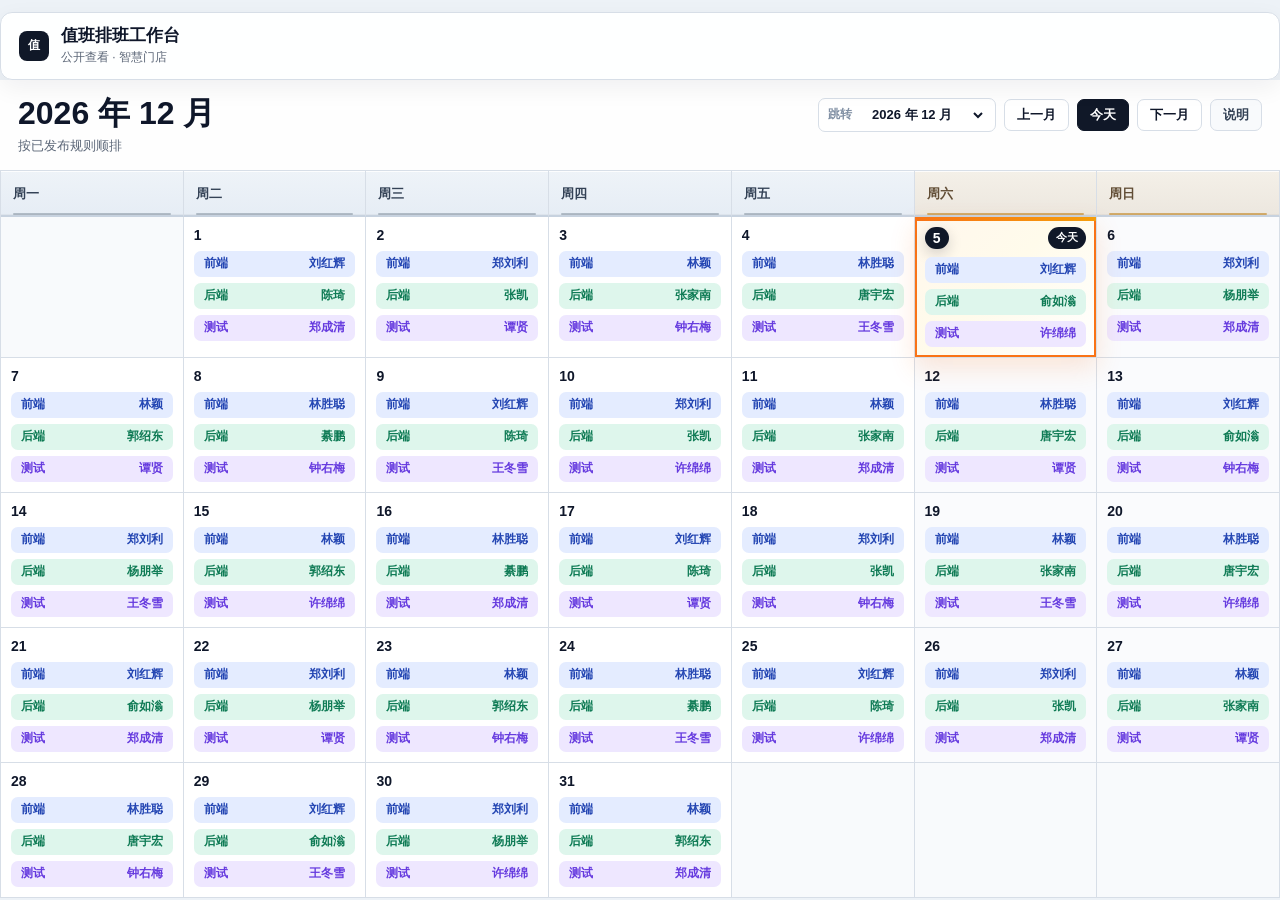
<file: index.html>
<!DOCTYPE html>
<html lang="zh-CN" data-route="public">
<head>
  <meta charset="UTF-8" />
  <meta name="viewport" content="width=device-width, initial-scale=1.0" />
  <link rel="icon" href="./favicon.svg" type="image/svg+xml" />
  <link rel="stylesheet" href="./workbench.css" />
  <title>值班排班工作台</title>
</head>
<body>
  <main id="workbenchMount" style="min-height:100dvh;display:grid;place-items:center;color:#5b6677;">正在加载排班…</main>
  <noscript>请启用 JavaScript 后查看排班。</noscript>
  <script src="./member-utils.js"></script>
  <script src="./organization-utils.js"></script>
  <script src="./schedule-utils.js"></script>
  <script src="./workbench.js"></script>
</body>
</html>
</file>
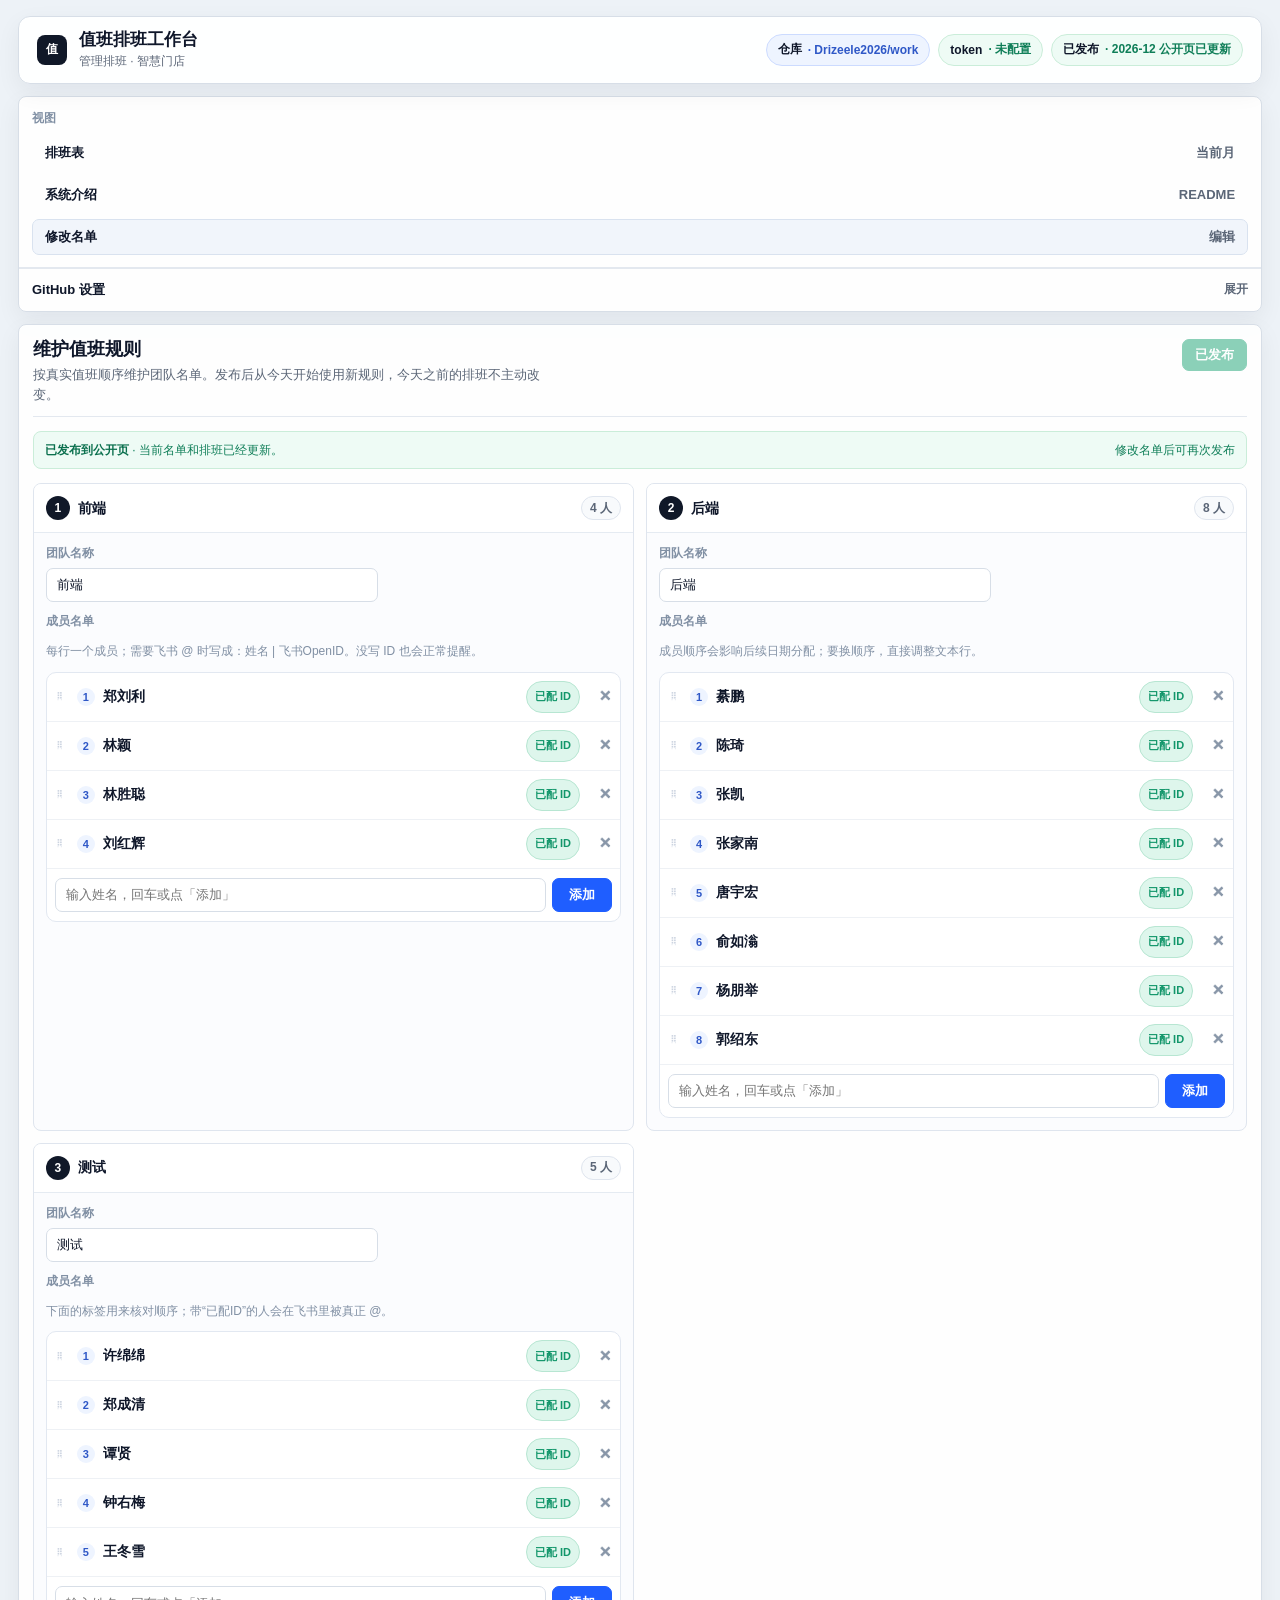
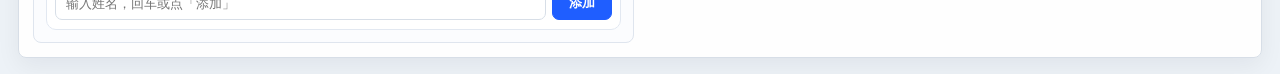
<file: admin/index.html>
<!DOCTYPE html>
<html lang="zh-CN" data-route="admin">
<head>
  <meta charset="UTF-8" />
  <meta name="viewport" content="width=device-width, initial-scale=1.0" />
  <link rel="icon" href="../favicon.svg" type="image/svg+xml" />
  <link rel="stylesheet" href="../workbench.css" />
  <title>值班排班工作台</title>
</head>
<body>
  <main id="workbenchMount" style="min-height:100dvh;display:grid;place-items:center;color:#5b6677;">正在加载排班…</main>
  <noscript>请启用 JavaScript 后管理排班。</noscript>
  <script src="../member-utils.js"></script>
  <script src="../organization-utils.js"></script>
  <script src="../schedule-utils.js"></script>
  <script src="../publication-module.js"></script>
  <script src="../workbench.js"></script>
</body>
</html>
</file>
<file: workbench.css>
:root {
      --bg: #edf2f7;
      --surface: #ffffff;
      --line: #d7dee7;
      --ink: #0f172a;
      --sub: #5b6677;
      --muted: #8190a4;
      --primary: #1f5eff;
      --primary-soft: #e4ecff;
      --success: #12966a;
      --success-soft: #def6ec;
      --violet: #7b4fe0;
      --violet-soft: #eee7ff;
      --amber: #bd7600;
      --amber-soft: #fff0d3;
      --danger: #c2413c;
      --danger-soft: #ffe4e1;
      --radius: 8px;
      --shadow: 0 8px 24px rgba(15, 23, 42, 0.06);
    }

    * { box-sizing: border-box; }

    html, body { min-height: 100%; }

    body {
      margin: 0;
      background: var(--bg);
      color: var(--ink);
      font-family: -apple-system, BlinkMacSystemFont, "PingFang SC", "Hiragino Sans GB", "Microsoft YaHei", sans-serif;
      letter-spacing: 0;
    }

    button, input, select, textarea {
      font: inherit;
      letter-spacing: 0;
    }

    button {
      min-height: 32px;
      border: 1px solid var(--line);
      border-radius: 7px;
      padding: 0 12px;
      background: #fff;
      color: var(--ink);
      font-size: 13px;
      font-weight: 700;
      cursor: pointer;
      white-space: nowrap;
      transition: background-color 160ms ease, border-color 160ms ease, color 160ms ease;
    }

    button:hover { background: #f6f8fb; border-color: #c7d0dd; }
    button:focus-visible, input:focus-visible, select:focus-visible, textarea:focus-visible {
      outline: 2px solid rgba(31, 94, 255, 0.34);
      outline-offset: 2px;
    }

    button.primary { background: #101828; border-color: #101828; color: #fff; }
    button.primary:hover { background: #1d2939; border-color: #1d2939; }
    button.success { background: #0f9f6e; border-color: #0f9f6e; color: #fff; }
    button.success:hover { background: #0d875f; border-color: #0d875f; }
    button:disabled {
      cursor: not-allowed;
      opacity: 0.48;
    }
    button:disabled:hover {
      background: inherit;
      border-color: var(--line);
    }
    button.loading {
      display: inline-flex;
      align-items: center;
      justify-content: center;
      gap: 8px;
      opacity: 0.78;
    }
    button.loading::before {
      content: "";
      width: 12px;
      height: 12px;
      border: 2px solid rgba(255, 255, 255, 0.42);
      border-top-color: #fff;
      border-radius: 999px;
      animation: spin 800ms linear infinite;
    }
    button.primary.loading:disabled,
    button.primary.loading:disabled:hover {
      background: #101828;
      border-color: #101828;
      color: #fff;
    }
    @keyframes spin {
      to { transform: rotate(360deg); }
    }
    @media (prefers-reduced-motion: reduce) {
      button.loading::before { animation: none; }
    }

    input, select, textarea {
      width: 100%;
      border: 1px solid var(--line);
      border-radius: 7px;
      background: #fff;
      color: var(--ink);
      font-size: 13px;
      outline: none;
    }

    input, select { height: 34px; padding: 0 10px; }
    textarea { min-height: 86px; padding: 9px 10px; line-height: 1.5; resize: vertical; }
    label { display: block; margin: 0 0 6px; color: var(--muted); font-size: 12px; font-weight: 700; }

    .wrap {
      width: 100%;
      max-width: none;
      min-height: 100dvh;
      margin: 0 auto;
      padding: 16px clamp(12px, 1.4vw, 22px);
    }

    .topbar {
      position: sticky;
      top: 12px;
      z-index: 20;
      display: flex;
      align-items: center;
      justify-content: space-between;
      gap: 16px;
      min-height: 60px;
      margin-bottom: 12px;
      padding: 14px 18px;
      border: 1px solid var(--line);
      border-radius: 12px;
      background: rgba(255, 255, 255, 0.94);
      box-shadow: var(--shadow);
      backdrop-filter: blur(10px);
    }

    .brand { display: flex; align-items: center; gap: 12px; min-width: 0; }
    .brand-mark {
      width: 30px;
      height: 30px;
      border-radius: 8px;
      display: grid;
      place-items: center;
      background: #101828;
      color: #fff;
      font-size: 12px;
      font-weight: 800;
      flex: 0 0 auto;
    }
    .brand-text { min-width: 0; }
    .brand-text .title { font-size: 17px; font-weight: 800; line-height: 1.1; }
    .brand-text .sub { margin-top: 3px; font-size: 12px; color: var(--sub); line-height: 1.35; }

    .topbar-status {
      display: flex;
      align-items: center;
      justify-content: flex-end;
      gap: 8px;
      flex-wrap: wrap;
    }

    .chip {
      height: 30px;
      padding: 0 11px;
      border-radius: 999px;
      border: 1px solid var(--line);
      background: #fff;
      display: inline-flex;
      align-items: center;
      gap: 6px;
      font-size: 12px;
      color: var(--sub);
      white-space: nowrap;
    }
    .chip strong { color: var(--ink); }
    .chip.primary { background: #eef4ff; border-color: #ccdbff; color: #2f58c7; }
    .chip.success { background: #eefbf5; border-color: #caedd9; color: #0f7e58; }
    .chip.warn { background: var(--amber-soft); border-color: #f4dc9e; color: #9a6600; }
    .chip.danger { background: var(--danger-soft); border-color: #f2b7b3; color: var(--danger); }
    .chip-button { cursor: pointer; }
    .chip-button:hover { background: #f6f8fb; border-color: #c7d0dd; }
    .chip-button.primary:hover { background: #e6efff; border-color: #b9ccff; color: #244bb4; }
    .chip-button.success:hover { background: #e4f8ee; border-color: #b8e5cd; color: #0b704e; }
    .chip-button.warn:hover { background: #ffe9b8; border-color: #edcb79; color: #805200; }
    .admin-only, .nav-link.admin-nav, #manageDetails { display: none; }
    body.admin-mode .admin-only { display: inline-flex; }
    body.admin-mode .nav-link.admin-nav { display: flex; }
    body.admin-mode #manageDetails { display: block; }

    .layout {
      display: grid;
      grid-template-columns: minmax(0, 1fr);
      gap: 12px;
      align-items: start;
    }
    body.admin-mode .layout { grid-template-columns: 224px minmax(0, 1fr); }

    .panel, .card {
      border: 1px solid var(--line);
      border-radius: var(--radius);
      background: rgba(255, 255, 255, 0.92);
      box-shadow: var(--shadow);
      overflow: hidden;
      min-width: 0;
    }

    .side {
      display: none;
      position: sticky;
      top: 88px;
    }
    body.admin-mode .side { display: block; }

    body:not(.admin-mode) .wrap { padding: 0; }
    body:not(.admin-mode) .main { gap: 0; }
    body:not(.admin-mode) .schedule-shell {
      min-height: calc(100dvh - 104px);
      border: 0;
      border-radius: 0;
      box-shadow: none;
    }
    body:not(.admin-mode) .calendar-grid {
      min-height: calc(100dvh - 206px);
    }
    body:not(.admin-mode) .day-cell {
      min-height: max(110px, calc((100dvh - 252px) / var(--calendar-weeks)));
    }

    .section {
      padding: 13px 13px 12px;
      border-bottom: 1px solid #e3e8ef;
    }
    .section:last-child { border-bottom: 0; }
    .section-title {
      margin: 0 0 8px;
      color: var(--muted);
      font-size: 12px;
      font-weight: 800;
    }

    .nav { display: grid; gap: 6px; }
    .nav-link {
      width: 100%;
      height: 36px;
      border: 1px solid transparent;
      background: transparent;
      display: flex;
      align-items: center;
      justify-content: space-between;
      color: var(--ink);
      font-size: 13px;
      font-weight: 700;
    }
    .nav-link strong { color: var(--sub); font-weight: 700; }
    .nav-link.active { background: #f1f5fb; border-color: #d9e2ef; }

    .mini-grid { display: grid; gap: 8px; }
    .mini-row {
      display: flex;
      align-items: center;
      justify-content: space-between;
      gap: 10px;
      color: var(--sub);
      font-size: 13px;
      line-height: 1.35;
    }
    .mini-row strong { color: var(--ink); }

    .field-grid {
      display: grid;
      grid-template-columns: 1fr 1fr;
      gap: 10px;
      margin-bottom: 10px;
    }

    .action-grid { display: grid; gap: 8px; }
    .button-row { display: flex; flex-wrap: wrap; gap: 8px; }

    details.config { border-top: 1px solid #e3e8ef; }
    details.config summary {
      list-style: none;
      cursor: pointer;
      padding: 12px 13px;
      color: var(--ink);
      font-size: 13px;
      font-weight: 800;
      display: flex;
      align-items: center;
      justify-content: space-between;
    }
    details.config summary::-webkit-details-marker { display: none; }
    details.config summary::after { content: "展开"; color: var(--sub); font-size: 12px; font-weight: 700; }
    details.config[open] summary::after { content: "收起"; }

    .config-tip {
      margin: 0 13px 12px;
      padding: 10px 11px;
      border: 1px solid #d5e3ff;
      border-radius: var(--radius);
      background: #f5f8ff;
      color: #395783;
      font-size: 12px;
      line-height: 1.5;
    }

    .team-box {
      margin: 0 13px 12px;
      padding: 11px;
      border: 1px solid #dfe5ee;
      border-radius: var(--radius);
      background: #fbfcfe;
    }
    .team-box h3 { margin: 0 0 10px; font-size: 13px; line-height: 1.2; }
    .team-box label:not(:first-of-type) { margin-top: 8px; }

    .manage-workbench {
      display: none;
      overflow: visible;
      scroll-margin-top: 96px;
    }
    .manage-workbench.visible { display: block; }
    .confirm-workbench {
      display: none;
      overflow: visible;
      scroll-margin-top: 96px;
    }
    .confirm-workbench.visible { display: block; }
    .team-config {
      padding: 14px;
      display: grid;
      gap: 14px;
    }
    .team-config-head {
      display: flex;
      align-items: flex-start;
      justify-content: space-between;
      gap: 16px;
      padding-bottom: 12px;
      border-bottom: 1px solid #e3e8ef;
    }
    .team-config-head h2 {
      margin: 0;
      font-size: 18px;
      line-height: 1.2;
    }
    .team-config-head p {
      margin: 5px 0 0;
      max-width: 72ch;
      color: var(--sub);
      font-size: 13px;
      line-height: 1.5;
    }
    .team-config-actions {
      display: flex;
      align-items: center;
      justify-content: flex-end;
      gap: 8px;
      flex-wrap: wrap;
      flex: 0 0 auto;
    }
    .team-editor-grid {
      display: grid;
      grid-template-columns: repeat(3, minmax(0, 1fr));
      gap: 12px;
    }
    .team-editor {
      border: 1px solid #dfe5ee;
      border-radius: var(--radius);
      background: #fbfcfe;
      min-width: 0;
      overflow: hidden;
    }
    .team-editor-head {
      display: flex;
      align-items: center;
      justify-content: space-between;
      gap: 10px;
      padding: 12px;
      border-bottom: 1px solid #e5ebf2;
      background: #fff;
    }
    .team-title-wrap {
      display: flex;
      align-items: center;
      gap: 8px;
      min-width: 0;
    }
    .team-index {
      width: 24px;
      height: 24px;
      border-radius: 999px;
      display: grid;
      place-items: center;
      background: #101828;
      color: #fff;
      font-size: 12px;
      font-weight: 800;
      flex: 0 0 auto;
    }
    .team-title {
      overflow: hidden;
      color: var(--ink);
      font-size: 14px;
      font-weight: 800;
      line-height: 1.2;
      text-overflow: ellipsis;
      white-space: nowrap;
    }
    .team-count {
      height: 24px;
      padding: 0 8px;
      border: 1px solid #dfe5ee;
      border-radius: 999px;
      display: inline-flex;
      align-items: center;
      color: var(--sub);
      background: #f8fafc;
      font-size: 12px;
      font-weight: 800;
      white-space: nowrap;
    }
    .team-editor-body {
      padding: 12px;
      display: grid;
      gap: 11px;
    }
    .team-form-grid {
      display: grid;
      grid-template-columns: minmax(0, 1fr) minmax(128px, 0.7fr);
      gap: 10px;
    }
    .member-field { display: grid; gap: 7px; }
    .member-field textarea { display: none; }  /* 隐藏，仅作数据载体；编辑走下面的结构化列表 */
    .member-preview { display: block; border: 1px solid #e2e8f1; border-radius: 10px; background: #fff; }
    .mrow {
      display: grid; grid-template-columns: auto 1fr auto; align-items: center; gap: 6px 6px;
      padding: 7px 8px 7px 2px; border-bottom: 1px solid #eef1f5; transition: background .12s, opacity .12s;
    }
    .mrow:hover { background: #fafbfd; }
    .mrow.dragging { opacity: .4; }
    .mrow.drag-over { box-shadow: inset 0 2px 0 var(--brand, #1f5eff); }
    .mrow-grip {
      width: 22px; align-self: stretch; display: grid; place-items: center;
      color: #ccd4e0; cursor: grab; font-size: 13px; user-select: none;
    }
    .mrow-grip:active { cursor: grabbing; }
    .mrow:hover .mrow-grip { color: #8896a8; }
    .mrow-main { display: flex; align-items: center; gap: 8px; min-width: 0; }
    .mrow-order {
      width: 18px; height: 18px; border-radius: 999px; flex: 0 0 auto;
      background: #eef4ff; color: #2f58c7; font-size: 11px; font-weight: 800;
      display: grid; place-items: center;
    }
    .mrow-name {
      flex: 1 1 auto; min-width: 40px; width: 40px; border: none; background: transparent;
      font-size: 14px; font-weight: 600; color: var(--ink); padding: 2px 0; text-overflow: ellipsis;
    }
    .mrow-name:focus { outline: none; box-shadow: inset 0 -1px 0 var(--brand, #1f5eff); }
    .mrow-id {
      flex: 0 0 auto; font-size: 11px; font-weight: 700; padding: 2px 8px; border-radius: 999px;
      border: 1px solid #d7dee7; background: #f4f7fb; color: #8090a3; cursor: pointer; white-space: nowrap;
      transition: background .15s, color .15s, border-color .15s;
    }
    .mrow-id.on { background: #def6ec; border-color: #b7e6d2; color: #12966a; }
    .mrow-del {
      width: 26px; height: 26px; border-radius: 6px; border: 1px solid transparent;
      background: transparent; cursor: pointer; color: #8896a8; font-size: 13px; line-height: 1;
      display: grid; place-items: center; transition: background .12s, color .12s;
    }
    .mrow-del:hover { background: #fbecec; color: #c0392b; }
    .mrow-id-edit { grid-column: 1 / -1; padding-left: 28px; }
    .mrow-id-edit[hidden] { display: none; }
    .mrow-oid {
      width: 100%; box-sizing: border-box; font-size: 12px;
      font-family: ui-monospace, SFMono-Regular, Menlo, monospace;
      padding: 5px 8px; border: 1px solid #d7dee7; border-radius: 6px; color: #5b6577;
    }
    .mrow-empty { padding: 16px 12px; text-align: center; color: #8090a3; font-size: 13px; }
    .mrow-add { display: flex; gap: 6px; padding: 9px 8px; }
    .mrow-addname { flex: 1; min-width: 0; font-size: 13px; padding: 7px 10px; border: 1px solid #d7dee7; border-radius: 7px; }
    .mrow-addname:focus { outline: none; border-color: var(--brand, #1f5eff); box-shadow: 0 0 0 3px rgba(31,94,255,.1); }
    .mrow-addbtn {
      font-size: 13px; font-weight: 700; padding: 7px 16px; border-radius: 7px; white-space: nowrap;
      border: 1px solid var(--brand, #1f5eff); background: var(--brand, #1f5eff); color: #fff; cursor: pointer;
      transition: background .12s;
    }
    .mrow-addbtn:hover { background: #1a52e0; }
    .member-chip {
      min-height: 24px;
      max-width: 100%;
      padding: 3px 8px 3px 4px;
      border: 1px solid #dfe5ee;
      border-radius: 999px;
      background: #fff;
      display: inline-flex;
      align-items: center;
      gap: 6px;
      color: var(--ink);
      font-size: 12px;
      font-weight: 700;
      line-height: 1.2;
    }
    .member-order {
      width: 17px;
      height: 17px;
      border-radius: 999px;
      display: grid;
      place-items: center;
      background: #eef4ff;
      color: #2f58c7;
      font-size: 11px;
      font-weight: 800;
      flex: 0 0 auto;
    }
    .member-id-mark {
      padding: 2px 5px;
      border-radius: 999px;
      background: #e7f7ef;
      color: #0f7b55;
      font-size: 10px;
      font-weight: 800;
    }
    .empty-preview {
      color: var(--muted);
      font-size: 12px;
      line-height: 1.5;
    }
    .inline-help {
      margin: 0;
      color: var(--muted);
      font-size: 12px;
      line-height: 1.45;
    }
    .status-strip {
      min-height: 38px;
      padding: 9px 11px;
      border: 1px solid #f4dc9e;
      border-radius: var(--radius);
      background: var(--amber-soft);
      color: #805200;
      display: flex;
      align-items: center;
      justify-content: space-between;
      gap: 12px;
      font-size: 12px;
      line-height: 1.45;
    }
    .status-strip strong { color: #5f3b00; }
    .status-strip.success {
      border-color: #caedd9;
      background: #eefbf5;
      color: #0f7e58;
    }
    .status-strip.success strong { color: #0b704e; }
    .status-strip.danger {
      border-color: #f2b7b3;
      background: var(--danger-soft);
      color: var(--danger);
    }
    .status-strip.danger strong { color: var(--danger); }
    .confirm-layout {
      padding: 14px;
      display: grid;
      grid-template-columns: minmax(0, 1fr) 286px;
      gap: 14px;
      align-items: start;
    }
    .confirm-main {
      display: grid;
      gap: 12px;
      min-width: 0;
    }
    .confirm-head {
      display: flex;
      align-items: flex-start;
      justify-content: space-between;
      gap: 16px;
      padding-bottom: 12px;
      border-bottom: 1px solid #e3e8ef;
    }
    .confirm-head h2 {
      margin: 0;
      font-size: 18px;
      line-height: 1.2;
    }
    .confirm-head p {
      margin: 5px 0 0;
      max-width: 68ch;
      color: var(--sub);
      font-size: 13px;
      line-height: 1.5;
    }
    .confirm-grid {
      display: grid;
      grid-template-columns: 330px minmax(0, 1fr);
      gap: 12px;
      align-items: start;
    }
    .review-box, .publish-box {
      border: 1px solid #dfe5ee;
      border-radius: var(--radius);
      background: #fbfcfe;
      overflow: hidden;
      min-width: 0;
    }
    .review-box h3, .publish-box h3 {
      margin: 0;
      padding: 12px;
      border-bottom: 1px solid #e5ebf2;
      background: #fff;
      font-size: 14px;
      line-height: 1.2;
    }
    .review-body, .publish-body {
      padding: 12px;
      display: grid;
      gap: 10px;
    }
    .team-review {
      display: grid;
      gap: 8px;
    }
    .team-review-row {
      padding: 9px 0;
      border-bottom: 1px solid #edf1f5;
      display: grid;
      gap: 5px;
    }
    .team-review-row:last-child { border-bottom: 0; }
    .team-review-row strong {
      display: flex;
      align-items: center;
      justify-content: space-between;
      gap: 8px;
      font-size: 13px;
    }
    .team-review-row span {
      color: var(--sub);
      font-size: 12px;
      line-height: 1.45;
    }
    .mini-calendar {
      display: grid;
      grid-template-columns: repeat(7, minmax(0, 1fr));
      border-top: 1px solid var(--line);
      border-left: 1px solid var(--line);
      background: #fff;
    }
    .mini-calendar-head, .mini-calendar-cell {
      border-right: 1px solid var(--line);
      border-bottom: 1px solid var(--line);
      min-width: 0;
    }
    .mini-calendar-head {
      padding: 7px 6px;
      background: #f5f7fa;
      color: var(--muted);
      text-align: center;
      font-size: 11px;
      font-weight: 800;
    }
    .mini-calendar-cell {
      min-height: 58px;
      padding: 6px;
      color: var(--sub);
      font-size: 11px;
      line-height: 1.35;
    }
    .mini-calendar-cell.empty { background: #f8fafc; }
    .mini-calendar-empty {
      grid-column: 1 / -1;
      min-height: 150px;
      padding: 28px 16px;
      border-right: 1px solid var(--line);
      border-bottom: 1px solid var(--line);
      display: grid;
      place-items: center;
      color: var(--muted);
      font-size: 13px;
      text-align: center;
      line-height: 1.5;
    }
    .mini-calendar-cell strong {
      display: block;
      margin-bottom: 3px;
      color: var(--ink);
      font-size: 12px;
    }
    .mini-calendar-lines {
      display: grid;
      gap: 2px;
    }
    .publish-note {
      margin: 0;
      color: var(--sub);
      font-size: 12px;
      line-height: 1.5;
    }

    .message {
      display: none;
      margin-top: 10px;
      padding: 9px 10px;
      border-radius: 7px;
      font-size: 12px;
      line-height: 1.45;
    }
    .message.info { color: #1d4ed8; background: #eef4ff; border: 1px solid #d5e3ff; }
    .message.error { color: #9f1f18; background: #fff1f0; border: 1px solid #ffc8c3; }
    .message.ok { color: #0e6f4f; background: #eefbf5; border: 1px solid #c4ecd9; }

    .main {
      display: grid;
      gap: 12px;
      min-width: 0;
    }

    .schedule-shell {
      min-height: calc(100dvh - 104px);
      display: flex;
      flex-direction: column;
      overflow: hidden;
    }

    .main-header {
      padding: 16px 18px 14px;
      display: flex;
      align-items: flex-start;
      justify-content: space-between;
      gap: 16px;
    }
    .main-header h1 {
      margin: 0;
      font-size: 32px;
      line-height: 1.1;
      letter-spacing: 0;
    }
    .main-header p {
      margin: 6px 0 0;
      color: var(--sub);
      font-size: 13px;
      line-height: 1.45;
    }
    .header-controls {
      display: flex;
      align-items: center;
      justify-content: flex-end;
      gap: 8px;
      flex-wrap: wrap;
      padding-top: 2px;
    }
    .principles-button {
      background: #f8fafc;
      color: #334155;
    }
    .principles-button:hover {
      background: #eef4ff;
      border-color: #c8d8ff;
      color: #244bb4;
    }
    .month-jump {
      display: inline-flex;
      align-items: center;
      gap: 8px;
      min-height: 34px;
      padding: 0 9px;
      border: 1px solid var(--line);
      border-radius: 7px;
      background: #fff;
      color: var(--muted);
      font-size: 12px;
      font-weight: 800;
    }
    .month-jump select {
      width: 126px;
      height: 30px;
      padding: 0 8px;
      border: 0;
      background: transparent;
      color: var(--ink);
      font-weight: 700;
    }

    .schedule-shell .calendar-scroll {
      flex: 1;
      min-height: 0;
    }

    .calendar-grid {
      --calendar-weeks: 6;
      display: grid;
      grid-template-columns: repeat(7, minmax(0, 1fr));
      min-height: calc(100dvh - 206px);
      border-top: 1px solid var(--line);
      border-left: 1px solid var(--line);
      background: #fff;
    }
    .week-head, .day-cell {
      border-right: 1px solid var(--line);
      border-bottom: 1px solid var(--line);
    }
    .week-head {
      position: relative;
      min-height: 46px;
      padding: 13px 12px 11px;
      border-bottom: 2px solid #c7d2df;
      background: linear-gradient(180deg, #eef3f8 0%, #e6edf5 100%);
      color: #344256;
      display: flex;
      align-items: center;
      font-size: 13px;
      font-weight: 900;
      box-shadow: inset 0 1px 0 rgba(255, 255, 255, 0.82), inset 0 -1px 0 rgba(15, 23, 42, 0.04);
    }
    .week-head::after {
      content: "";
      position: absolute;
      left: 12px;
      right: 12px;
      bottom: 0;
      height: 2px;
      border-radius: 999px;
      background: #516173;
      opacity: 0.36;
    }
    .week-head.weekend {
      background: linear-gradient(180deg, #f4f0e8 0%, #ece7df 100%);
      color: #614d35;
    }
    .week-head.weekend::after {
      background: #bd7600;
      opacity: 0.52;
    }
    .day-cell {
      position: relative;
      min-height: max(110px, calc((100dvh - 252px) / var(--calendar-weeks)));
      padding: 10px;
      background: #fff;
    }
    .day-cell.empty { background: #f8fafc; }
    .day-cell.weekend { background: #fafbfd; }
    .day-cell.today {
      z-index: 1;
      background: linear-gradient(135deg, #fff7ed 0%, #fffbeb 46%, #ffffff 100%);
      box-shadow: inset 0 0 0 2px #f97316, 0 10px 24px rgba(249, 115, 22, 0.16);
    }
    .day-cell.today::before {
      content: "";
      position: absolute;
      top: 0;
      left: 0;
      right: 0;
      height: 4px;
      background: linear-gradient(90deg, #f97316, #f59e0b);
    }
    .day-num {
      display: flex;
      align-items: center;
      justify-content: space-between;
      gap: 8px;
      margin-bottom: 8px;
      font-size: 14px;
      font-weight: 800;
      color: var(--ink);
    }
    .day-cell.today .day-num { color: #7c2d12; }
    .day-cell.today .day-num > span:first-child {
      min-width: 24px;
      height: 22px;
      padding: 0 7px;
      display: inline-flex;
      align-items: center;
      justify-content: center;
      border-radius: 999px;
      background: #101828;
      color: #fff;
      box-shadow: 0 5px 14px rgba(16, 24, 40, 0.18);
    }
    .today-tag {
      display: inline-flex;
      align-items: center;
      justify-content: center;
      height: 22px;
      padding: 0 8px;
      border-radius: 999px;
      background: #101828;
      color: #fff;
      font-size: 11px;
      font-weight: 800;
    }
    .duty-list { display: grid; gap: 6px; }
    .pill {
      min-height: 26px;
      border-radius: 7px;
      padding: 0 10px;
      display: flex;
      align-items: center;
      justify-content: space-between;
      gap: 8px;
      font-size: 12px;
      font-weight: 800;
      white-space: nowrap;
      overflow: hidden;
    }
    .pill span:last-child {
      overflow: hidden;
      text-overflow: ellipsis;
    }

    .admin-summary { display: none; }

    .summary-panel {
      padding: 12px 13px;
    }
    .summary-panel h2 {
      margin: 0 0 10px;
      font-size: 14px;
      line-height: 1.2;
    }

    .summary-table {
      width: 100%;
      border-collapse: collapse;
      font-size: 12px;
    }
    .summary-table td {
      padding: 8px 0;
      border-bottom: 1px solid #edf1f5;
      color: var(--sub);
      vertical-align: top;
    }
    .summary-table td:first-child { width: 84px; color: var(--ink); font-weight: 800; }
    .summary-table td:last-child {
      color: var(--ink);
    }
    .summary-table tr:last-child td { border-bottom: 0; }
    .summary-members {
      display: flex;
      flex-wrap: wrap;
      gap: 6px;
      justify-content: flex-start;
    }
    .summary-member {
      min-height: 24px;
      padding: 3px 8px;
      border: 1px solid #dfe5ee;
      border-radius: 999px;
      background: #f8fafc;
      display: inline-flex;
      align-items: center;
      gap: 7px;
      color: var(--sub);
      font-size: 12px;
      line-height: 1.2;
      white-space: nowrap;
    }
    .summary-member strong { color: var(--ink); }

    .hint {
      margin: 0 0 8px;
      color: var(--sub);
      font-size: 12px;
      line-height: 1.45;
    }
    .status-line, .rail-item {
      display: flex;
      align-items: center;
      justify-content: space-between;
      gap: 10px;
      padding: 8px 0;
      border-bottom: 1px solid #edf1f5;
      color: var(--sub);
      font-size: 12px;
      line-height: 1.4;
    }
    .status-line:last-child, .rail-item:last-child { border-bottom: 0; }
    .status-line strong, .rail-item strong { color: var(--ink); }
    .dot {
      width: 8px;
      height: 8px;
      border-radius: 999px;
      display: inline-block;
      margin-right: 8px;
      vertical-align: middle;
    }
    .note {
      display: flex;
      align-items: flex-start;
      gap: 8px;
      padding: 6px 0;
      color: var(--sub);
      font-size: 12px;
      line-height: 1.45;
    }
    .bullet {
      width: 7px;
      height: 7px;
      border-radius: 999px;
      margin-top: 5px;
      flex: 0 0 auto;
    }
    .blue { background: var(--primary); }
    .green { background: var(--success); }
    .violet { background: var(--violet); }
    .amber { background: var(--amber); }

    .about {
      display: none;
      padding: 20px;
      line-height: 1.7;
      color: var(--sub);
      font-size: 14px;
    }
    .about.visible { display: block; }
    .about h2 { margin: 0 0 10px; color: var(--ink); font-size: 22px; line-height: 1.2; }
    .about h3 { margin: 18px 0 8px; color: var(--ink); font-size: 15px; }
    .about p { margin: 0 0 10px; max-width: 72ch; }
    .about ul { margin: 0 0 12px; padding-left: 1.2em; max-width: 78ch; }
    .about a {
      color: #1f5eff;
      font-weight: 800;
      text-decoration: none;
    }
    .about a:hover { text-decoration: underline; }
    .about code {
      padding: 2px 5px;
      border-radius: 5px;
      background: #f1f5fb;
      color: var(--ink);
    }

    .principles-dialog {
      width: min(660px, calc(100vw - 32px));
      max-height: min(760px, calc(100dvh - 48px));
      border: 1px solid #cfd8e6;
      border-radius: 12px;
      padding: 0;
      background: #ffffff;
      color: var(--ink);
      box-shadow: 0 24px 72px rgba(15, 23, 42, 0.28);
      overflow: hidden;
    }
    .principles-dialog::backdrop {
      background: rgba(15, 23, 42, 0.42);
      backdrop-filter: blur(2px);
    }
    .principles-dialog-head {
      padding: 18px 20px 15px;
      border-bottom: 1px solid #e4ebf4;
      background: linear-gradient(180deg, #f8fbff 0%, #eef4fb 100%);
      display: flex;
      align-items: flex-start;
      justify-content: space-between;
      gap: 16px;
    }
    .principles-kicker {
      display: block;
      margin-bottom: 6px;
      color: #526071;
      font-size: 12px;
      font-weight: 900;
    }
    .principles-dialog h2 {
      margin: 0;
      font-size: 24px;
      line-height: 1.15;
      letter-spacing: 0;
    }
    .principles-dialog-close {
      width: 34px;
      min-height: 34px;
      padding: 0;
      border-radius: 999px;
      font-size: 20px;
      line-height: 1;
    }
    .principles-dialog-body {
      padding: 18px 20px 20px;
      display: grid;
      gap: 16px;
      overflow: auto;
      max-height: calc(min(760px, 100dvh - 48px) - 78px);
    }
    .principles-dialog section {
      padding-left: 14px;
      border-left: 3px solid #9bbcff;
    }
    .principles-dialog section:nth-child(2) { border-left-color: #19a974; }
    .principles-dialog section:nth-child(3) { border-left-color: #a78bfa; }
    .principles-dialog h3 {
      margin: 0 0 7px;
      color: var(--ink);
      font-size: 15px;
      line-height: 1.25;
    }
    .principles-dialog p {
      margin: 0;
      color: var(--sub);
      font-size: 13px;
      line-height: 1.65;
    }
    .principles-dialog p + p { margin-top: 7px; }
    .principles-dialog code {
      padding: 2px 5px;
      border-radius: 5px;
      background: #eef4fb;
      color: var(--ink);
      font-size: 12px;
    }
    .toast {
      position: fixed;
      right: 22px;
      bottom: 22px;
      z-index: 80;
      min-width: 128px;
      max-width: min(360px, calc(100vw - 44px));
      padding: 11px 14px;
      border: 1px solid #c4ecd9;
      border-radius: var(--radius);
      background: #eefbf5;
      color: #0e6f4f;
      box-shadow: 0 12px 28px rgba(15, 23, 42, 0.16);
      font-size: 13px;
      font-weight: 800;
      opacity: 0;
      transform: translateY(10px);
      pointer-events: none;
      transition: opacity 160ms ease, transform 160ms ease;
    }
    .toast.visible { opacity: 1; transform: translateY(0); }
    .toast.error { border-color: #ffc8c3; background: #fff1f0; color: #9f1f18; }

    @media (max-width: 1280px) {
      .layout, body.admin-mode .layout, body.admin-mode.confirm-mode .layout { grid-template-columns: 1fr; }
      .side, .inspector { position: static; }
      .team-editor-grid { grid-template-columns: repeat(2, minmax(0, 1fr)); }
      .confirm-layout, .confirm-grid { grid-template-columns: 1fr; }
    }

    @media (max-width: 760px) {
      body { overflow-x: hidden; }
      .wrap { padding: 10px; }
      .topbar { position: static; align-items: flex-start; flex-direction: column; }
      .topbar-status { width: 100%; justify-content: flex-start; }
      .chip { max-width: 100%; }
      .field-grid { grid-template-columns: 1fr; }
      .team-config-head { display: grid; }
      .team-config-actions { justify-content: flex-start; }
      .confirm-head { display: grid; }
      .team-editor-grid, .team-form-grid { grid-template-columns: 1fr; }
      .layout, .main, .panel, .card, .calendar-scroll { max-width: 100%; min-width: 0; }
      .main-header { flex-direction: column; }
      .header-controls { justify-content: flex-start; }
      .calendar-grid { min-width: 720px; }
      .calendar-scroll { overflow-x: auto; }
    }

    @media (prefers-reduced-motion: reduce) {
      *, *::before, *::after {
        transition-duration: 0.01ms !important;
        scroll-behavior: auto !important;
      }
    }

    @media print {
      body { background: #fff; }
      .topbar, .side, .inspector, .copy-actions, .about { display: none !important; }
      .wrap { max-width: none; padding: 0; }
      .layout { display: block; }
      .card { box-shadow: none; border: 0; }
      .main-header { padding: 0 0 12px; }
    }
</file>
